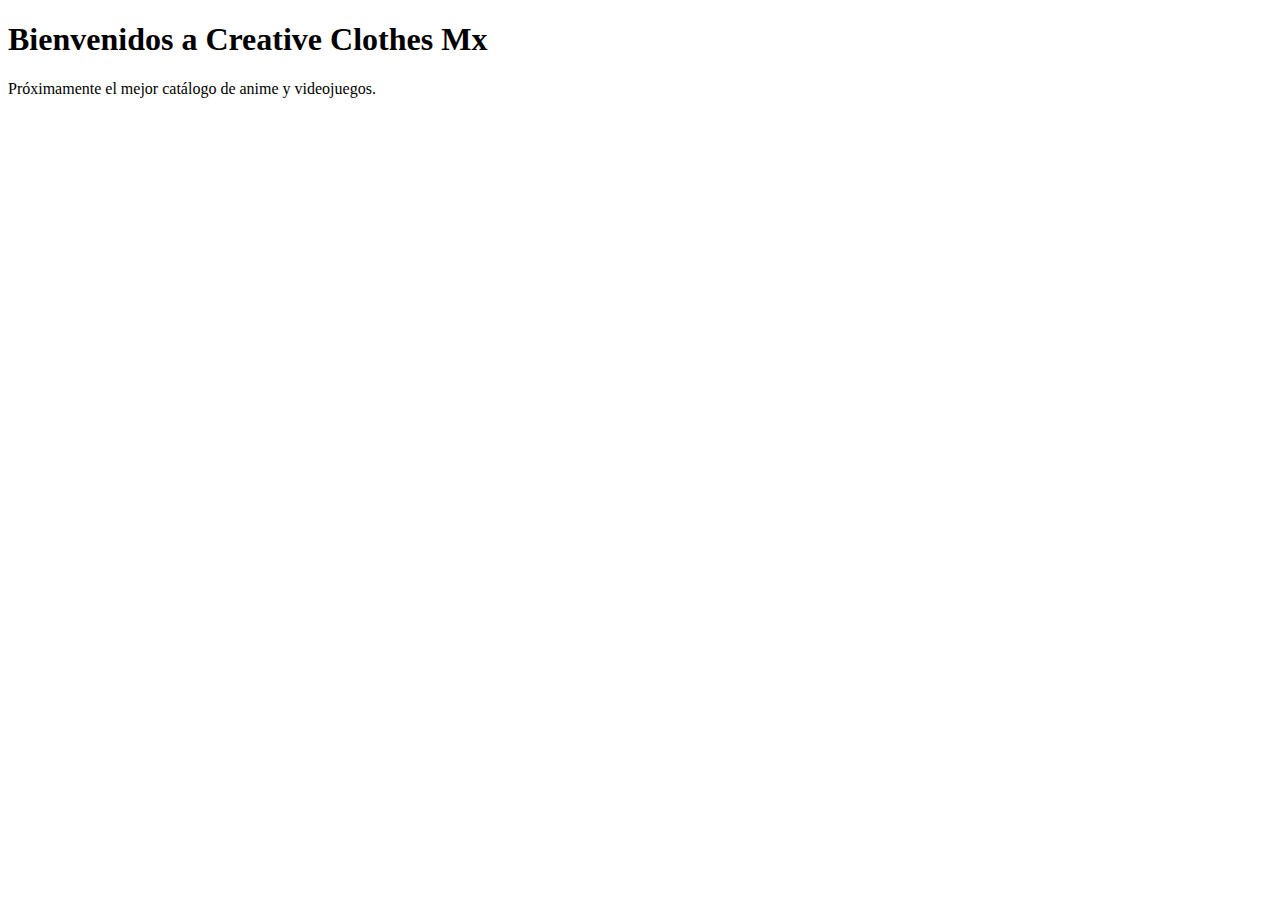
<file: index.html>
<!DOCTYPE html>
<html lang="es">
<head>
    <meta charset="UTF-8">
    <title>Catálogo Creative Clothes Mx</title>
</head>
<body>
    <h1>Bienvenidos a Creative Clothes Mx</h1>
    <p>Próximamente el mejor catálogo de anime y videojuegos.</p>
</body>
</html>
</file>
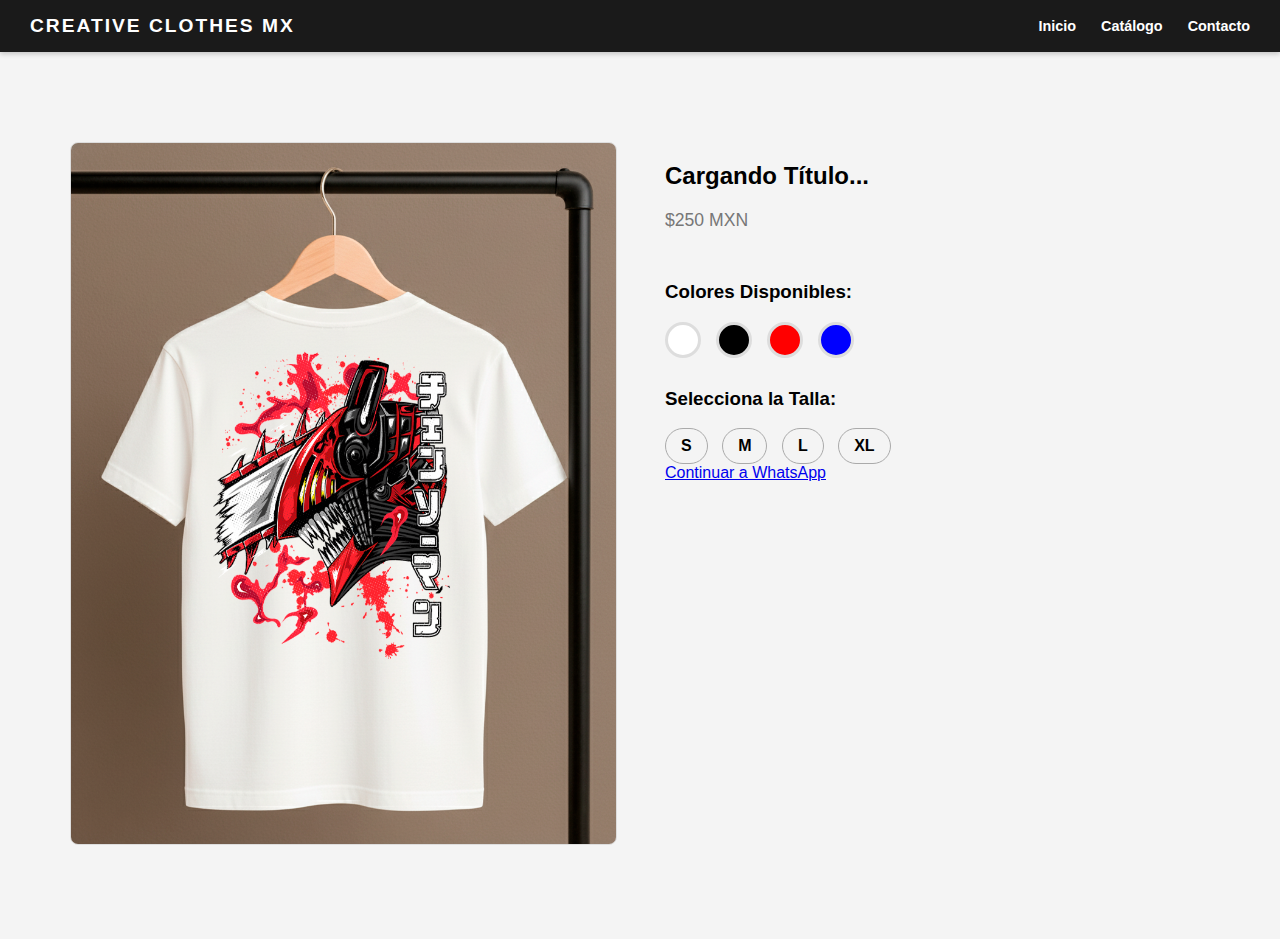
<file: detalle.html>
<!DOCTYPE html>
<html lang="es">
<head>
    <meta charset="UTF-8">
    <title>Detalles del Producto - Creative Clothes Mx</title>
    <link rel="stylesheet" href="style.css">
</head>
<body>
    <header>
        <div class="logo">Creative Clothes Mx</div>
        <nav>
            <ul>
                <li><a href="index.html">Inicio</a></li>
                <li><a href="index.html">Catálogo</a></li>
                <li><a href="#">Contacto</a></li>
            </ul>
        </nav>
    </header>

    <main>
        <div class="detalle-producto">
            
            <div class="visual-area">
                <img id="producto-img" src="chainsaw-1.png" alt="Diseño Base del Producto">
            </div>

            <div class="info-area">
                <h2>Cargando Título...</h2>
                <p class="precio">$250 MXN</p>

                <div class="opciones-color">
                    <h3>Colores Disponibles:</h3>
                    <div class="color-picker">
                        <span class="color-option" style="background-color: white;" data-image-src="chainsaw-1.png" onclick="changeImage(this, 'chainsaw-1.png')" data-color-name="Blanco"></span>
                        <span class="color-option" style="background-color: black;" data-image-src="chainsaw-black.png" onclick="changeImage(this, 'chainsaw-black.png')" data-color-name="Negro"></span>
                        <span class="color-option" style="background-color: red;" data-image-src="chainsaw-red.png" onclick="changeImage(this, 'chainsaw-red.png')" data-color-name="Rojo"></span>
                        <span class="color-option" style="background-color: blue;" data-image-src="chainsaw-blue.png" onclick="changeImage(this, 'chainsaw-blue.png')" data-color-name="Azul"></span>
                    </div>
                </div>

                <div class="opciones-talla">
                    <h3>Selecciona la Talla:</h3>
                    <span class="size-option" onclick="selectSize(this, 'S')">S</span> 
                    <span class="size-option selected-size" onclick="selectSize(this, 'M')">M</span>
                    <span class="size-option" onclick="selectSize(this, 'L')">L</span> 
                    <span class="size-option" onclick="selectSize(this, 'XL')">XL</span>
                </div>

                <a href="#" id="whatsapp-final">Continuar a WhatsApp</a>
            </div>
        </div>
    </main>

    <script src="script.js"></script>
</body>
</html>
</file>
<file: style.css>
/* --- 1. Estilos Generales (Reemplazado) --- */
body {
    font-family: 'Arial', sans-serif;
    background-color: #f4f4f4;
    margin: 0; /* Importante: Sin márgenes para que el menú toque los bordes */
}

/* --- 2. Estructura Principal (Nuevo) --- */
main {
    display: flex;
    flex-wrap: wrap; /* Permite que las tarjetas bajen si no caben */
    justify-content: center; /* Centra las tarjetas */
    padding: 50px;
    gap: 20px; /* Espacio entre tarjetas */
    text-align: center;
}

/* Para que el título y párrafos ocupen su propia línea y no estorben a las tarjetas */
main h1, main p {
    width: 100%;
}

/* --- 3. Menú de Navegación (Header) --- */
header {
    background-color: #1a1a1a; /* Negro suave elegante */
    color: white;
    padding: 15px 30px;
    display: flex;
    justify-content: space-between; /* Logo a la izq, Menú a la der */
    align-items: center;
    box-shadow: 0 2px 5px rgba(0,0,0,0.2); /* Sombrita debajo del menú */
}

.logo {
    font-size: 1.2rem;
    font-weight: bold;
    text-transform: uppercase;
    letter-spacing: 2px; /* Letras un poco separadas estilo urbano */
}

nav ul {
    list-style: none;
    display: flex;
    gap: 25px;
    margin: 0;
    padding: 0;
}

nav a {
    color: white;
    text-decoration: none;
    font-weight: bold;
    font-size: 0.9rem;
    transition: color 0.3s; /* Suaviza el cambio de color */
}

nav a:hover {
    color: #ffd700; /* Dorado urbano al pasar el mouse */
}

/* --- 4. Tarjetas de Producto --- */
.producto {
    background: white;
    border: 1px solid #ddd;
    border-radius: 10px;
    padding: 20px;
    width: 250px; /* Un poco más angosto para verse mejor */
    box-shadow: 0 4px 8px rgba(0,0,0,0.1);
    display: flex;       /* Nuevo: ayuda a alinear el contenido interno */
    flex-direction: column; /* Nuevo: pone imagen, texto y botón en columna */
    align-items: center; /* Nuevo: centra todo dentro de la tarjeta */
}

.producto img {
    max-width: 100%;
    border-radius: 5px;
    margin-bottom: 10px;
}

/* --- 5. Botones --- */
button {
    background-color: #000; /* Botón negro estilo streetwear */
    color: white;
    border: none;
    padding: 10px 25px;
    border-radius: 25px; /* Botón muy redondo */
    cursor: pointer;
    font-weight: bold;
    margin-top: auto; /* Empuja el botón al final de la tarjeta */
}

button:hover {
    background-color: #333; /* Gris oscuro al pasar el mouse */
    transform: scale(1.05); /* Efecto pequeño de crecimiento */
}
/* --- Estilos para el Área de Bienvenida (H1 y P) --- */
main h1 {
    font-size: 3rem; /* ¡Lo hacemos muy grande! */
    color: #1a1a1a;
    text-transform: uppercase; /* Todo en mayúsculas (muy urbano) */
    margin-top: 20px;
    margin-bottom: 15px;
    letter-spacing: 4px; /* Espacio entre letras para hacerlo más audaz */
}
/* --- Estilos para la Vista de Detalles del Producto --- */

.detalle-producto {
    display: flex; /* 1. ¡Flexbox para columnas! */
    justify-content: space-between; /* 2. Distribuye el espacio entre los dos lados */
    max-width: 1200px; /* Limita el ancho del contenedor en pantallas grandes */
    margin: 40px auto; /* Centra el contenedor completo y le da margen arriba/abajo */
    gap: 50px; /* Espacio entre las dos columnas */
    padding: 0 20px;
}

.visual-area {
    flex: 1; /* Le dice a esta área que ocupe una parte del espacio disponible */
    text-align: center;
}

.info-area {
    flex: 1; /* Le dice a esta área que ocupe la otra parte del espacio */
    text-align: left;
}

#producto-img {
    max-width: 100%; /* La imagen no se saldrá de su columna */
    height: auto;
    border: 1px solid #ddd;
    border-radius: 8px;
}
main p {
    font-size: 1.1rem;
    color: #777; /* Gris un poco más claro */
    margin-bottom: 50px; /* Mucha separación de las tarjetas */
    font-weight: 500; /* Letra un poco más gruesa */
}
/* --- Estilos para el Selector de Color (¡ESTO FALTABA!) --- */
.color-picker {
    display: flex;
    gap: 15px;
    margin-top: 10px;
    margin-bottom: 30px;
}

.color-option {
    display: block;
    width: 30px; /* ¡Ahora sí tienen tamaño! */
    height: 30px; 
    border-radius: 50%; /* Para que sea un círculo */
    border: 3px solid #ddd;
    cursor: pointer;
    transition: all 0.2s ease;
}

.color-option.selected {
    /* Usamos 'border' completo para asegurar que se aplique sobre el border base */
    border: 3px solid #1a1a1a; 
    transform: scale(1.1); /* Hacemos que crezca un poquito */
    box-shadow: 0 0 5px rgba(0,0,0,0.4);
}
/* --- Estilos para los Selectores de Talla --- */
.size-option {
    display: inline-block;
    border: 1px solid #aaa;
    padding: 8px 15px;
    margin-right: 10px;
    cursor: pointer;
    border-radius: 20px; /* Mucho más redondo, estilo píldora */
    transition: all 0.2s;
    font-weight: bold;
}

.size-option:hover:not(.selected-size) {
    background-color: #eee; /* Gris claro al pasar el mouse (si no está seleccionado) */
    border-color: #333;
}a1a;
    color: white;
    border-color: #1a1a1a;
}
</file>
